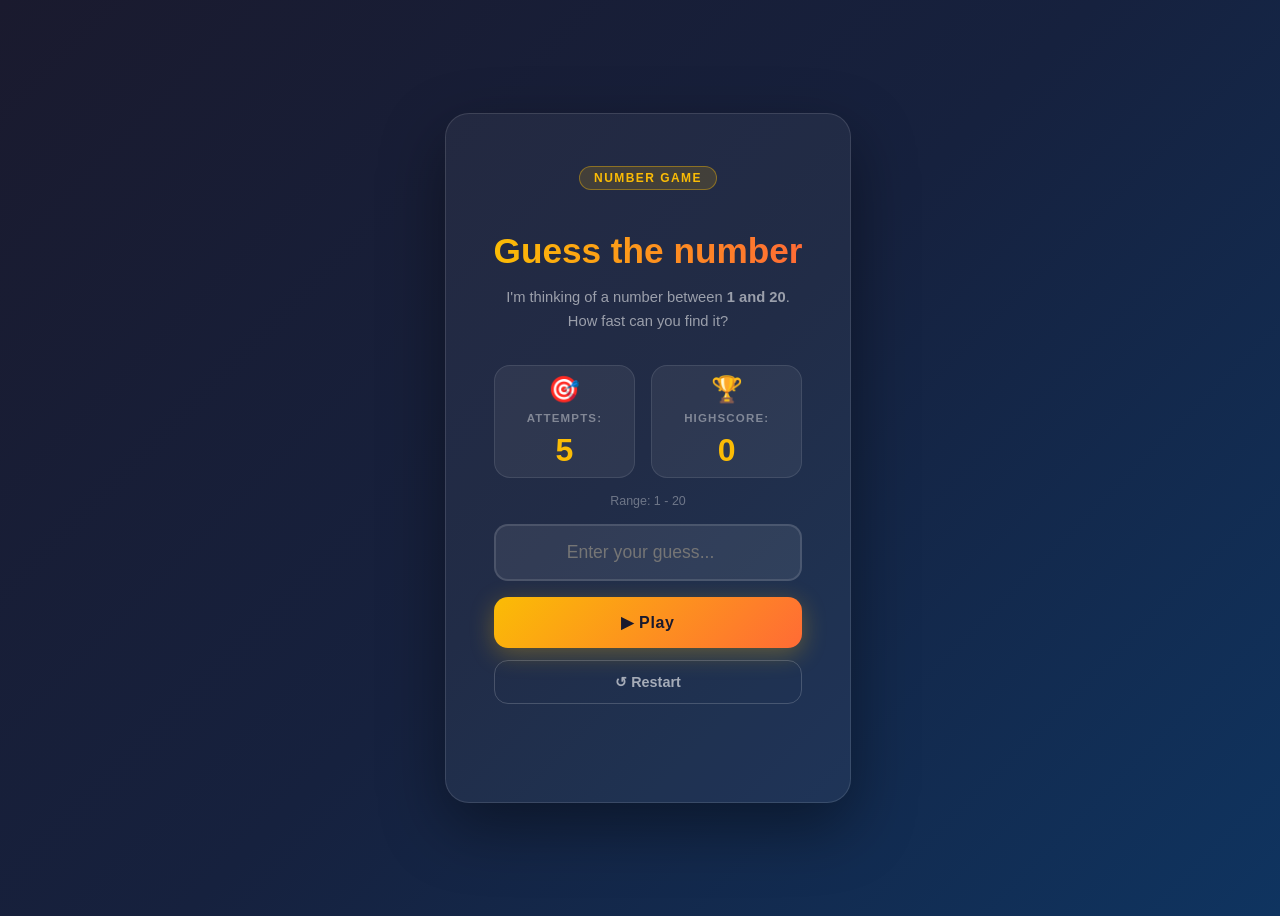
<file: index.html>
<!doctype html>
<html lang="en">
  <head>
    <meta charset="UTF-8" />
    <meta name="viewport" content="width=device-width, initial-scale=1.0" />
    <title>Guess the number</title>
    <link rel="stylesheet" href="./assets/css/styles.css" />
    <link rel="stylesheet" href="./assets/css/gamebox.css" />
    <link rel="stylesheet" href="./assets/css/toast.css" />
  </head>
  <body>
    <div class="card">
      <header>
        <p class="pill">Number Game</p>
        <h1 class="game-title">Guess the number</h1>
        <p class="game-subline">
          I'm thinking of a number between
          <strong>1 and 20</strong>.<br />How fast can you find it?
        </p>
        <p class="game-info"></p>
      </header>
      <section class="game">
        <div class="game-score">
          <div class="score">
            <h3>🎯</h3>
            <h4>Attempts:</h4>
            <span class="counter"> </span>
          </div>
          <div class="highscore">
            <h3>🏆</h3>
            <h4>Highscore:</h4>
            <span class="counter"> </span>
          </div>
        </div>
        <p class="range-hint">Range: 1 - 20</p>
        <form class="game-input">
          <input
            type="number"
            id="input-number"
            required
            min="1"
            max="20"
            placeholder="Enter your guess..."
          />
          <button id="play-btn" type="button">▶ Play</button>
        </form>
      </section>
      <button id="restart-btn" type="button">↺ Restart</button>
      <div id="toast" class="toast hidden">Gespeichert!</div>
    </div>
    <script src="./assets/js/play.js"></script>
  </body>
</html>
</file>
<file: assets/css/styles.css>
:root {

    /* GLOBAL SETTINGS */
    font-family: Arial, Helvetica, sans-serif;
    background: linear-gradient(135deg, #1a1a2e 0%, #16213e 50%, #0f3460 100%);

    /* COLORS PILL*/
    --background-pill: rgba(251, 188, 5, 0.15);
    --border-pill: 1px solid rgba(251, 188, 5, 0.4);
    --color-pill: #fbbc05;

    /* COLORS GAME HEADLINE */

    /* COLORS SUBLINE */


}

body {
    width: 100vw;
    height: 100vh;
    text-align: center;
    display: flex;
    justify-content: center;
    align-items: center;
}

.card {
    display: flex;
    flex-direction: column;
    border-radius: 24px;
    background: rgba(255, 255, 255, 0.05);
    border: 1px solid rgba(255, 255, 255, 0.12);
    box-shadow: 0 24px 64px rgba(0, 0, 0, 0.4);
    text-align: center;
    padding: 40px 48px;
    max-width: 480px;
}
</file>
<file: assets/css/gamebox.css>
.pill {
    display: inline-block;
    background: var(--background-pill);
    border: var(--border-pill);
    color: var(--color-pill);
    font-size: 0.75rem;
    font-weight: 600;
    letter-spacing: 0.12em;
    text-transform: uppercase;
    padding: 4px 14px;
    border-radius: 999px;
    margin-bottom: 18px;
}

.game-title {
    font-size: 2.2rem;
    font-weight: 800;
    background: linear-gradient(90deg, #fbbc05, #ff6b35);
    -webkit-background-clip: text;
    -webkit-text-fill-color: transparent;
    background-clip: text;
    margin-bottom: 10px;
}

.game-subline {
    color: rgba(255, 255, 255, 0.55);
    font-size: 0.92rem;
    margin-bottom: 32px;
    line-height: 1.6;
}

/* FLEXBOX */

.game {
    display: flex;
    justify-content: center;
    flex-direction: column;
    margin: 0 auto;
    border-radius: 12px;
    gap: 1rem;
}

.game-score {
    display: flex;
    gap: 1rem;

}

.range-hint {
    font-size: 0.78rem;
    color: rgba(255, 255, 255, 0.35);
    margin: 0;

}

.game-score>.score,
.game-score>.highscore {
    display: flex;
    flex-direction: column;
    justify-content: center;
    align-items: center;
}

.game-score>.score>h3,
.game-score>.highscore>h3 {
    font-size: 1.6rem;
    display: inline-block;
    margin: 0;
    margin-top: 0.5rem
}

.game-score>.score>h4,
.game-score>.highscore>h4 {
    margin: 0;
    padding: 0;
    font-size: 0.72rem;
    text-transform: uppercase;
    letter-spacing: 0.1em;
    color: rgba(255, 255, 255, 0.4);

}

.counter {
    font-size: 2rem;
    font-weight: 700;
    color: #fbbc05;
    margin-bottom: 0.5rem;

}

.game-score>.score,
.game-score>.highscore {
    display: flex;
    justify-content: center;
    align-items: center;
    background: rgba(255, 255, 255, 0.06);
    border: 1px solid rgba(255, 255, 255, 0.1);
    border-radius: 16px;
    padding: 0 2rem;
    gap: 0.5rem;

}

.game-input {
    display: flex;
    flex-direction: column;
    justify-content: center;
    gap: 1rem;
}

input {
    padding: 16px 20px;
    border-radius: 14px;
    border: 2px solid rgba(255, 255, 255, 0.12);
    background: rgba(255, 255, 255, 0.08);
    color: #fff;
    font-size: 1.1rem;
    text-align: center;
    outline: none;
    transition: border-color 0.2s, background 0.2s;
}

input:focus {
    border-color: #fbbc05;
    background: rgba(251, 188, 5, 0.06);
}

#play-btn {
    padding: 16px;
    border-radius: 14px;
    border: none;
    background: linear-gradient(135deg, #fbbc05, #ff6b35);
    color: #1a1a2e;
    font-size: 1rem;
    font-weight: 700;
    font-family: 'Poppins', sans-serif;
    cursor: pointer;
    letter-spacing: 0.04em;
    transition: transform 0.15s, box-shadow 0.15s;
    box-shadow: 0 6px 24px rgba(251, 188, 5, 0.3);
    margin-bottom: 12px;
}

#play-btn:hover {
    transform: translateY(-2px);
    box-shadow: 0 10px 32px rgba(251, 188, 5, 0.45);
}

#restart-btn {
    width: 100%;
    padding: 13px;
    border-radius: 14px;
    border: 1.5px solid rgba(255, 255, 255, 0.18);
    background: transparent;
    color: rgba(255, 255, 255, 0.6);
    font-size: 0.9rem;
    font-weight: 600;
    cursor: pointer;
    transition: border-color 0.2s, color 0.2s;
}

button {
    border-radius: 12px;
}

button.disabled {
    opacity: 0.4;
    cursor: not-allowed;
    transform: scale(0.98);
}

button.active {
    opacity: 1;
    cursor: pointer;

}
</file>
<file: assets/css/toast.css>
.toast {
    color: white;
    padding: 12px 16px;
    border-radius: 8px;
    opacity: 1;
    transition: opacity 0.3s;
    margin-top: 1rem;
}

/* Default */
.toast.info {
    background: rgba(214, 209, 72, 0.12);
    border: 1px solid rgba(231, 216, 45, 0.4);
    color: rgb(185, 107, 5);
}

/* WIN / SUCCESS */
.toast.success {
    background: rgba(72, 214, 120, 0.12);
    border: 1px solid rgba(72, 214, 120, 0.4);
    color: #48d678;
}

/* ERROR */
.toast.error {
    background: rgba(255, 80, 80, 0.12);
    border: 1px solid rgba(255, 80, 80, 0.4);
    color: #ff5050;
}

.hidden {
    opacity: 0;
    pointer-events: none;
}
</file>
